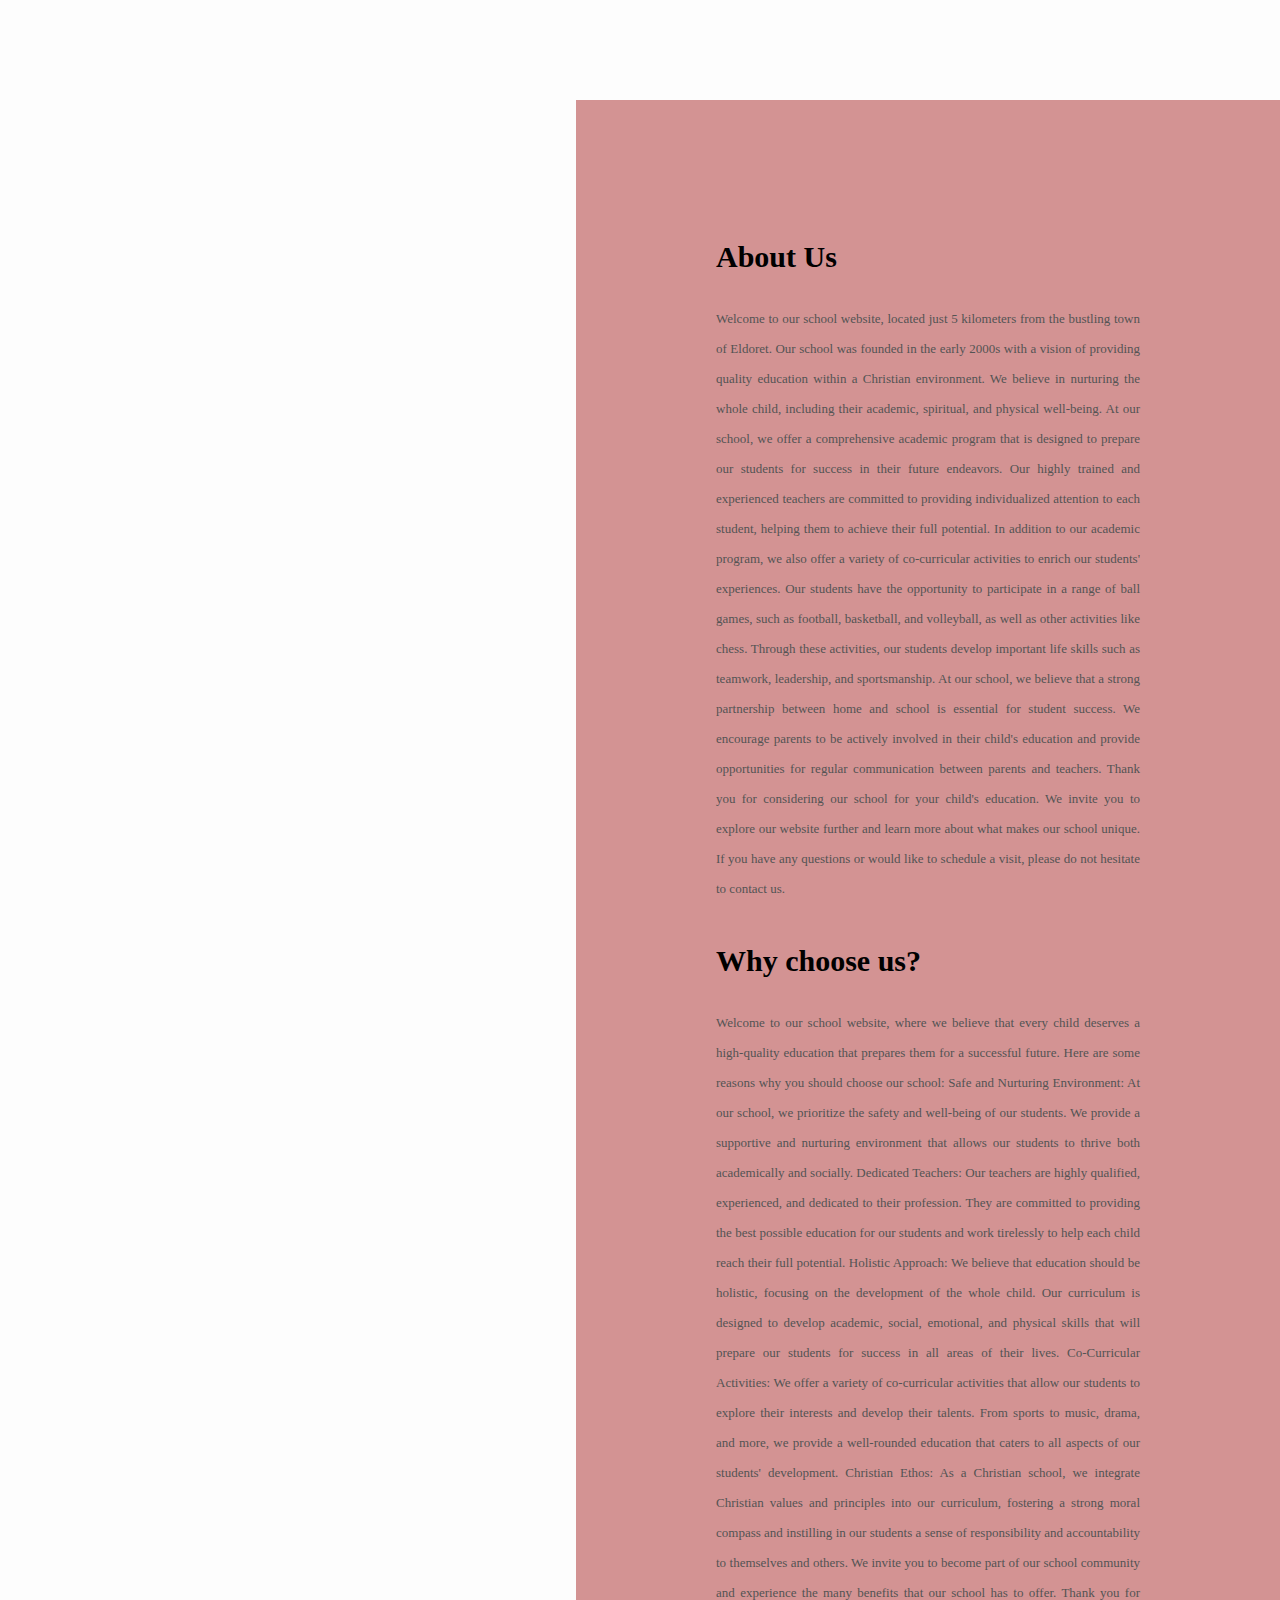
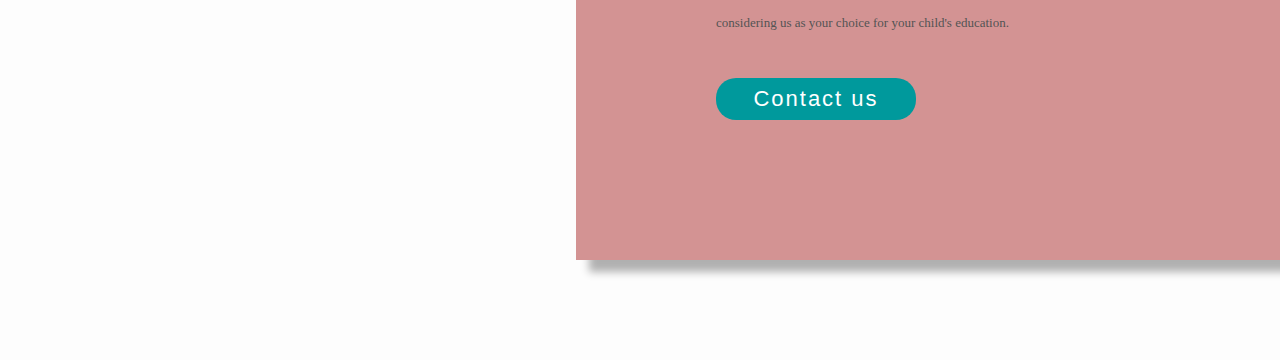
<file: aboutus.html>
<!DOCTYPE html>
<html lang="en">
<head>
    <meta charset="UTF-8">
    <meta name="viewport" content="width=device-width, initial-scale=1.0">
    <title>Document</title>
    <link rel="stylesheet" type="text/css" href="aboutus.css">
</head>
<body>
    <div class="about">
        <div class="inner-section">
            <h1>About Us</h1>
            <p class="text">
                Welcome to our school website, located just 5 kilometers from the bustling town of Eldoret. Our school was founded in the early 2000s with a vision of providing quality education within a Christian environment. We believe in nurturing the whole child, including their academic, spiritual, and physical well-being.

At our school, we offer a comprehensive academic program that is designed to prepare our students for success in their future endeavors. Our highly trained and experienced teachers are committed to providing individualized attention to each student, helping them to achieve their full potential.

In addition to our academic program, we also offer a variety of co-curricular activities to enrich our students' experiences. Our students have the opportunity to participate in a range of ball games, such as football, basketball, and volleyball, as well as other activities like chess. Through these activities, our students develop important life skills such as teamwork, leadership, and sportsmanship.

At our school, we believe that a strong partnership between home and school is essential for student success. We encourage parents to be actively involved in their child's education and provide opportunities for regular communication between parents and teachers.

Thank you for considering our school for your child's education. We invite you to explore our website further and learn more about what makes our school unique. If you have any questions or would like to schedule a visit, please do not hesitate to contact us.
<h1>Why choose us?</h1>
<p class="text">
    Welcome to our school website, where we believe that every child deserves a high-quality education that prepares them for a successful future. Here are some reasons why you should choose our school:

Safe and Nurturing Environment: At our school, we prioritize the safety and well-being of our students. We provide a supportive and nurturing environment that allows our students to thrive both academically and socially.

Dedicated Teachers: Our teachers are highly qualified, experienced, and dedicated to their profession. They are committed to providing the best possible education for our students and work tirelessly to help each child reach their full potential.

Holistic Approach: We believe that education should be holistic, focusing on the development of the whole child. Our curriculum is designed to develop academic, social, emotional, and physical skills that will prepare our students for success in all areas of their lives.

Co-Curricular Activities: We offer a variety of co-curricular activities that allow our students to explore their interests and develop their talents. From sports to music, drama, and more, we provide a well-rounded education that caters to all aspects of our students' development.

Christian Ethos: As a Christian school, we integrate Christian values and principles into our curriculum, fostering a strong moral compass and instilling in our students a sense of responsibility and accountability to themselves and others.

We invite you to become part of our school community and experience the many benefits that our school has to offer. Thank you for considering us as your choice for your child's education.




</p>
            <div class="skills">
                <a href="contactus.html"><button class="btn">Contact us</button></a>
            </div>
        </div>
    </div>
</body>
</html>
</file>
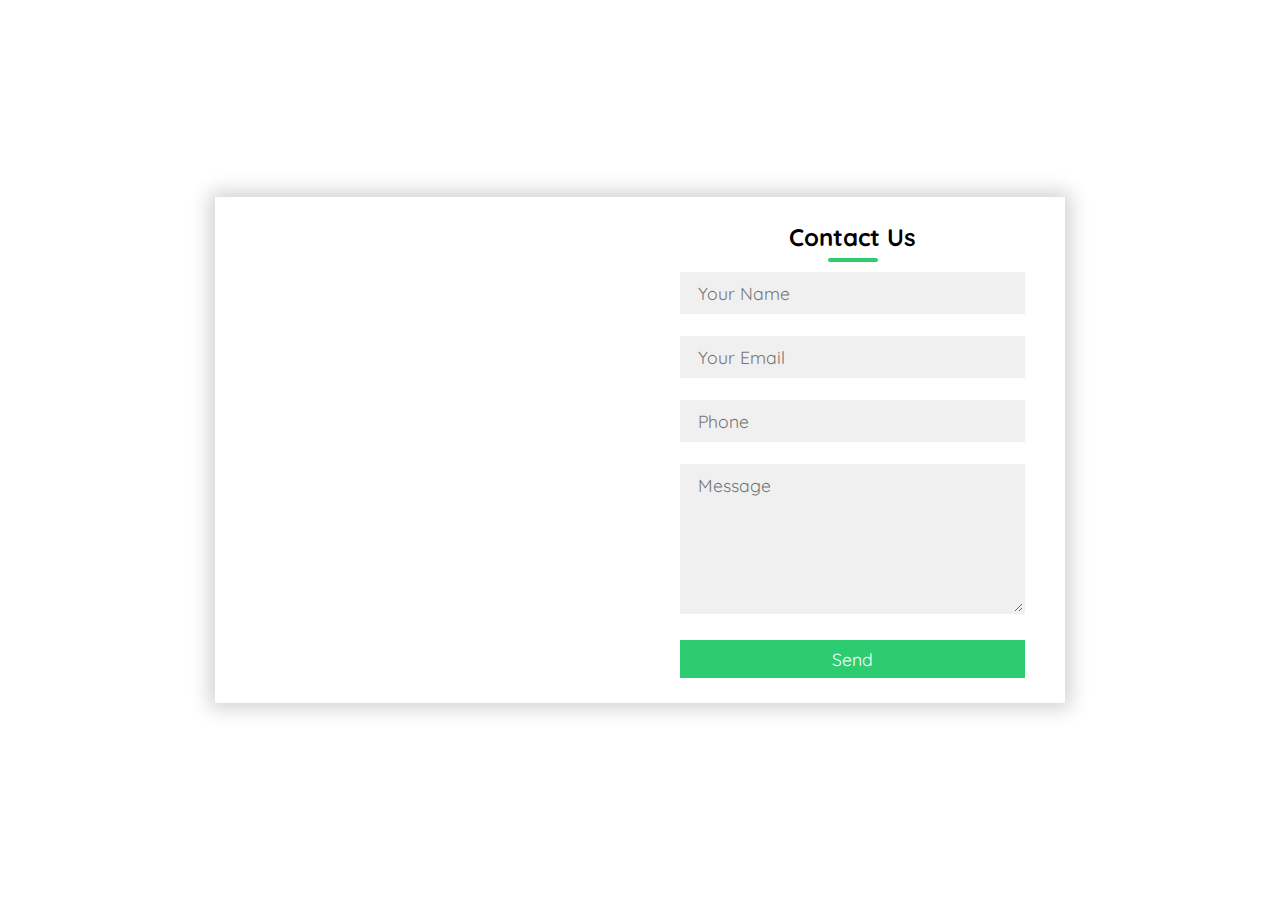
<file: contactus.html>
<!DOCTYPE html>
<html>
<head>
	<title>Contact us</title>
	<link rel="stylesheet" type="text/css" href="contactus.css">
	<link href="https://fonts.googleapis.com/css?family=Quicksand&display=swap" rel="stylesheet">
	<meta name="viewport" content="width=device-width,initial-scale=1.0,minimum-scale=1.0,maximum-scale=1.0">
</head>
<body>
	<div class="container">
		<div class="contact-box">
			<div class="left"></div>
			<div class="right">
				<h2>Contact Us</h2>
				<input type="text" class="field" placeholder="Your Name">
				<input type="text" class="field" placeholder="Your Email">
				<input type="text" class="field" placeholder="Phone">
				<textarea placeholder="Message" class="field"></textarea>
				<button class="btn">Send</button>
			</div>
		</div>
	</div>
</body>
</html>
</file>
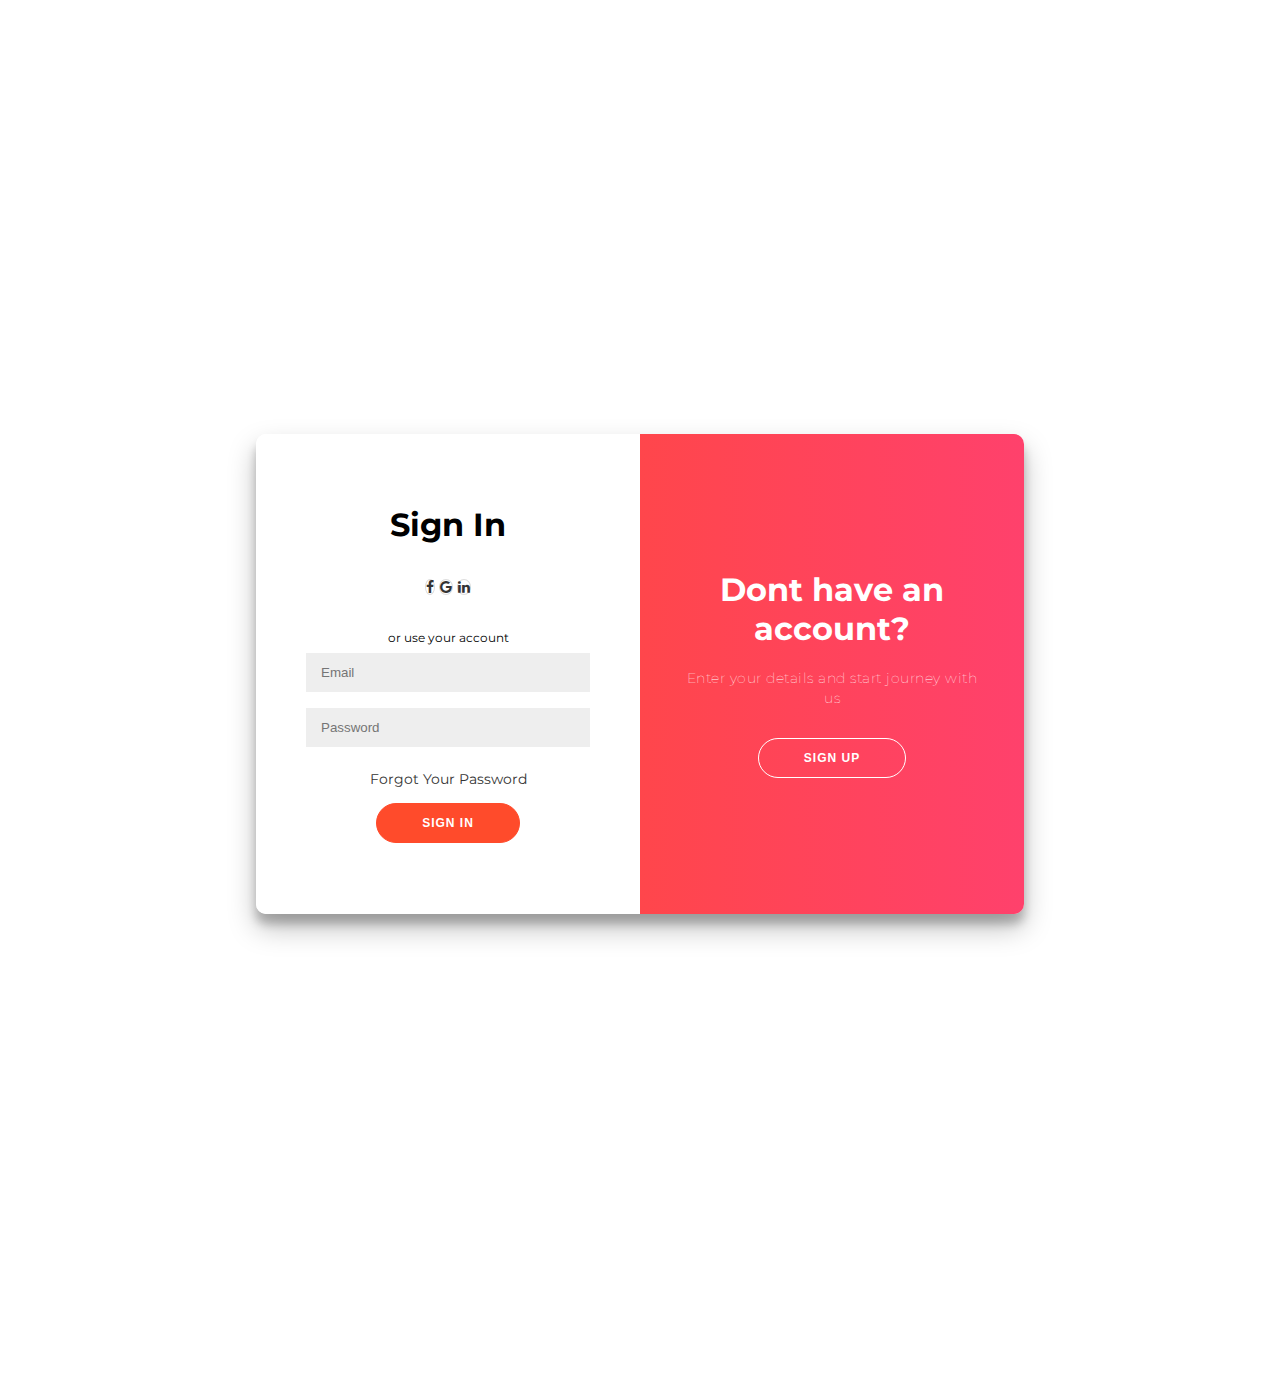
<file: indexlogin.html>
<!DOCTYPE html>
<html>
<head>
	<title>SignUp and Login</title>
	<link rel="stylesheet" type="text/css" href="stylelogin.css">
	<link rel="stylesheet" href="https://cdnjs.cloudflare.com/ajax/libs/font-awesome/4.7.0/css/font-awesome.min.css">
</head>
<body>

<div class="container" id="container">
<div class="form-container sign-up-container">

<form action="">
	<h1>Create Account</h1>
	<div class="social-container">
		<a href="#" class="social"><i class="fa fa-facebook"></i></a>
		<a href="#" class="social"><i class="fa fa-google"></i></a>
		<a href="#" class="social"><i class="fa fa-linkedin"></i></a>
	</div>
	<span>or use your email for registration</span>
	<input type="text" name="name" placeholder="Name">
	<input type="email" name="email" placeholder="Email">
	<input type="password" name="password" placeholder="Password">
	<button>SignUp</button>
</form>
</div>
<div class="form-container sign-in-container">
	<form action="#">
		<h1>Sign In</h1>
		<div class="social-container">
		<a href="#" class="social"><i class="fa fa-facebook"></i></a>
		<a href="#" class="social"><i class="fa fa-google"></i></a>
		<a href="#" class="social"><i class="fa fa-linkedin"></i></a>
	</div>
	<span>or use your account</span>
	<input type="email" name="email" placeholder="Email">
	<input type="password" name="password" placeholder="Password">
	<a href="#">Forgot Your Password</a>

	<button>Sign In</button>
	</form>
</div>
<div class="overlay-container">
	<div class="overlay">
		<div class="overlay-panel overlay-left">
			<h1>Welcome Back!</h1>
			<p>To keep connected with us please login with your personal info</p>
			<button class="ghost" id="signIn">Sign In</button>
		</div>
		<div class="overlay-panel overlay-right">
			<h1>Dont have an account?</h1>
			<p>Enter your details and start journey with us</p>
			<button class="ghost" id="signUp">Sign Up</button>
		</div>
	</div>
</div>
</div>

<script type="text/javascript">
	const signUpButton = document.getElementById('signUp');
	const signInButton = document.getElementById('signIn');
	const container = document.getElementById('container');

	signUpButton.addEventListener('click', () => {
		container.classList.add("right-panel-active");
	});
	signInButton.addEventListener('click', () => {
		container.classList.remove("right-panel-active");
	});
</body>
</html>
</file>
<file: aboutus.css>
*{
    margin: 0;
    padding: 0;
    box-sizing: border-box;
}
body{
    min-height: 100vh;
    display: flex;
    align-items: center;
    justify-content: center;
    background-color: url(https://st3.depositphotos.com/1037987/16666/i/1600/depositphotos_166665328-stock-photo-school-kids-waving-to-camera.jpg);
}
.about{
    background: url(https://api.hub.jhu.edu/factory/sites/default/files/styles/hub_large/public/school-uniforms-hub%20copy.jpg) no-repeat left;
    background-size: 55%;
    background-color: #fdfdfd;
    overflow: hidden;
    padding: 100px 0;
}
.inner-section{
    width: 55%;
    float: right;
    background-color: #d39393;
    padding: 140px;
    box-shadow: 13px 12px 8px rgba(0,0,0,0.3);
}
.inner-section h1{
    margin-bottom: 30px;
    font-size: 30px;
    font-weight: 900;
}
.text{
    font-size: 13px;
    color: #545454;
    line-height: 30px;
    text-align: justify;
    margin-bottom: 40px;
}
.skills button{
    font-size: 22px;
    text-align: center;
    letter-spacing: 2px;
    border: none;
    border-radius: 20px;
    padding: 8px;
    width: 200px;
    background-color: #00999c;
    color: white;
    cursor: pointer;
}
.skills button:hover{
    transition: 1s;
    background-color: #ecf5f5;
    color: #00999c;
}
@media screen and (max-width:1200px){
    .inner-section{
        padding: 80px;
    }
}
@media screen and (max-width:1000px){
    .about{
        background-size: 100%;
        padding: 100px 40px;
    }
    .inner-section{
        width: 100%;
    }
}

@media screen and (max-width:600px){
    .about{
        padding: 0;
    }
    .inner-section{
        padding: 60px;
    }
    .skills button{
        font-size: 19px;
        padding: 5px;
        width: 160px;
    }
}
</file>
<file: contactus.css>
*{
	padding: 0;
	margin: 0;
	box-sizing: border-box;
	font-family: 'Quicksand', sans-serif;
}

body{
	height: 100vh;
	width: 100%;
}

.container{
	position: relative;
	width: 100%;
	height: 100%;
	display: flex;
	justify-content: center;
	align-items: center;
	padding: 20px 100px;
}

.container:after{
	content: '';
	position: absolute;
	width: 100%;
	height: 100%;
	left: 0;
	top: 0;
	background: url("https://img.freepik.com/free-photo/group-african-kids-classroom_23-2148892515.jpg?w=996&t=st=1679496167~exp=1679496767~hmac=85ccd6b724e5071c4cae9f4a69b675b083f0f008ba6872e43fce550fe8093e43") no-repeat center;
	background-size: cover;
	filter: blur(50px);
	z-index: -1;
}
.contact-box{
	max-width: 850px;
	display: grid;
	grid-template-columns: repeat(2, 1fr);
	justify-content: center;
	align-items: center;
	text-align: center;
	background-color: #fff;
	box-shadow: 0px 0px 19px 5px rgba(0,0,0,0.19);
}

.left{
	background: url("https://images.theconversation.com/files/475867/original/file-20220725-26-qoohe1.jpg?ixlib=rb-1.1.0&q=45&auto=format&w=926&fit=clip") no-repeat center;
	background-size: cover;
	height: 100%;
}

.right{
	padding: 25px 40px;
}

h2{
	position: relative;
	padding: 0 0 10px;
	margin-bottom: 10px;
}

h2:after{
	content: '';
    position: absolute;
    left: 50%;
    bottom: 0;
    transform: translateX(-50%);
    height: 4px;
    width: 50px;
    border-radius: 2px;
    background-color: #2ecc71;
}

.field{
	width: 100%;
	border: 2px solid rgba(0, 0, 0, 0);
	outline: none;
	background-color: rgba(230, 230, 230, 0.6);
	padding: 0.5rem 1rem;
	font-size: 1.1rem;
	margin-bottom: 22px;
	transition: .3s;
}

.field:hover{
	background-color: rgba(0, 0, 0, 0.1);
}

textarea{
	min-height: 150px;
}

.btn{
	width: 100%;
	padding: 0.5rem 1rem;
	background-color: #2ecc71;
	color: #fff;
	font-size: 1.1rem;
	border: none;
	outline: none;
	cursor: pointer;
	transition: .3s;
}

.btn:hover{
    background-color: #27ae60;
}

.field:focus{
    border: 2px solid rgba(30,85,250,0.47);
    background-color: #fff;
}

@media screen and (max-width: 880px){
	.contact-box{
		grid-template-columns: 1fr;
	}
	.left{
		height: 200px;
	}
}
</file>
<file: stylelogin.css>
@import url('https://fonts.googleapis.com/css?family=Montserrat:400,800');

* {
	box-sizing: border-box;
}

body {
	background: url(https://img.freepik.com/free-photo/group-african-kids-learning-together_23-2148892523.jpg?w=996&t=st=1679493351~exp=1679493951~hmac=14ac430aaa5a7f276df0f876aa9af676dc4c7881046e97b2b8bf0f078a55abed);
	display: flex;
	justify-content: center;
	align-items: center;
	flex-direction: column;
	font-family: 'Montserrat', sans-serif;
	height: 150vh;
	margin: -1px 0 50px;
}

h1 {
	font-weight: bold;
	margin: 0;
}

h2 {
	text-align: center;
}

p {
	font-size: 14px;
	font-weight: 100;
	line-height: 20px;
	letter-spacing: 0.5px;
	margin: 20px 0 30px;
}

span {
	font-size: 12px;
}

a {
	color: #333;
	font-size: 14px;
	text-decoration: none;
	margin: 15px 0;
}

button {
	border-radius: 20px;
	border: 1px solid #FF4B2B;
	background-color: #FF4B2B;
	color: #FFFFFF;
	font-size: 12px;
	font-weight: bold;
	padding: 12px 45px;
	letter-spacing: 1px;
	text-transform: uppercase;
	transition: transform 80ms ease-in;
}

button:active {
	transform: scale(0.95);
}

button:focus {
	outline: none;
}

button.ghost {
	background-color: transparent;
	border-color: #FFFFFF;
}

form {
	background-color: #FFFFFF;
	display: flex;
	align-items: center;
	justify-content: center;
	flex-direction: column;
	padding: 0 50px;
	height: 100%;
	text-align: center;
}

input {
	background-color: #eee;
	border: none;
	padding: 12px 15px;
	margin: 8px 0;
	width: 100%;
}

.container {
	background-color: #fff;
	border-radius: 10px;
  	box-shadow: 0 14px 28px rgba(0,0,0,0.25), 
			0 10px 10px rgba(0,0,0,0.22);
	position: relative;
	overflow: hidden;
	width: 768px;
	max-width: 100%;
	min-height: 480px;
}

.form-container {
	position: absolute;
	top: 0;
	height: 100%;
	transition: all 0.6s ease-in-out;
}

.sign-in-container {
	left: 0;
	width: 50%;
	z-index: 2;
}

.container.right-panel-active .sign-in-container {
	transform: translateX(100%);
}

.sign-up-container {
	left: 0;
	width: 50%;
	opacity: 0;
	z-index: 1;
}

.container.right-panel-active .sign-up-container {
	transform: translateX(100%);
	opacity: 1;
	z-index: 5;
	animation: show 0.6s;
}

@keyframes show {
	0%, 49.99% {
		opacity: 0;
		z-index: 1;
	}
	
	50%, 100% {
		opacity: 1;
		z-index: 5;
	}
}

.overlay-container {
	position: absolute;
	top: 0;
	left: 50%;
	width: 50%;
	height: 100%;
	overflow: hidden;
	transition: transform 0.6s ease-in-out;
	z-index: 100;
}

.container.right-panel-active .overlay-container{
	transform: translateX(-100%);
}

.overlay {
	background: #FF416C;
	background: -webkit-linear-gradient(to right, #FF4B2B, #FF416C);
	background: linear-gradient(to right, #FF4B2B, #FF416C);
	background-repeat: no-repeat;
	background-size: cover;
	background-position: 0 0;
	color: #FFFFFF;
	position: relative;
	left: -100%;
	height: 100%;
	width: 200%;
  	transform: translateX(0);
	transition: transform 0.6s ease-in-out;
}

.container.right-panel-active .overlay {
  	transform: translateX(50%);
}

.overlay-panel {
	position: absolute;
	display: flex;
	align-items: center;
	justify-content: center;
	flex-direction: column;
	padding: 0 40px;
	text-align: center;
	top: 0;
	height: 100%;
	width: 50%;
	transform: translateX(0);
	transition: transform 0.6s ease-in-out;
}

.overlay-left {
	transform: translateX(-20%);
}

.container.right-panel-active .overlay-left {
	transform: translateX(0);
}

.overlay-right {
	right: 0;
	transform: translateX(0);
}

.container.right-panel-active .overlay-right {
	transform: translateX(20%);
}

.social-container {
	margin: 20px 0;
}

.social-container a {
	border: 1px solid #DDDDDD;
	border-radius: 50%;
	display: inline-flex;
</file>
